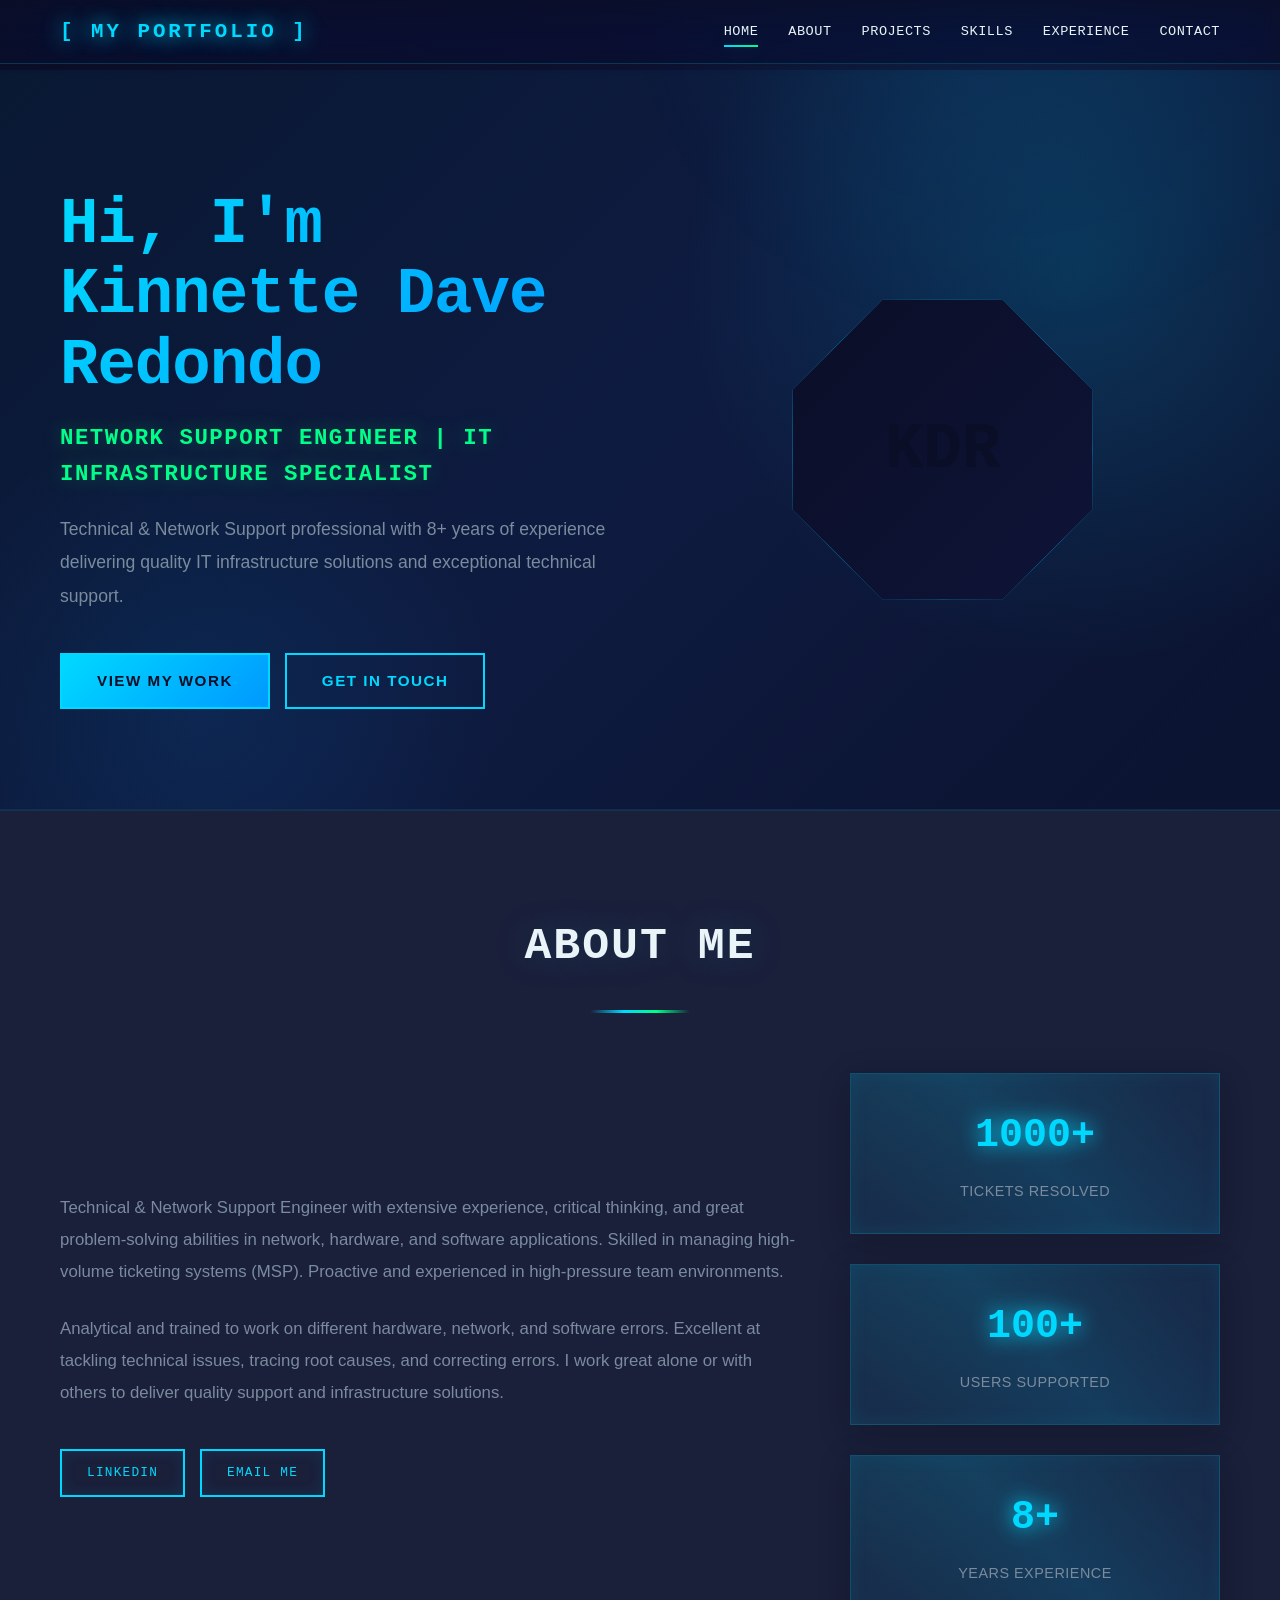
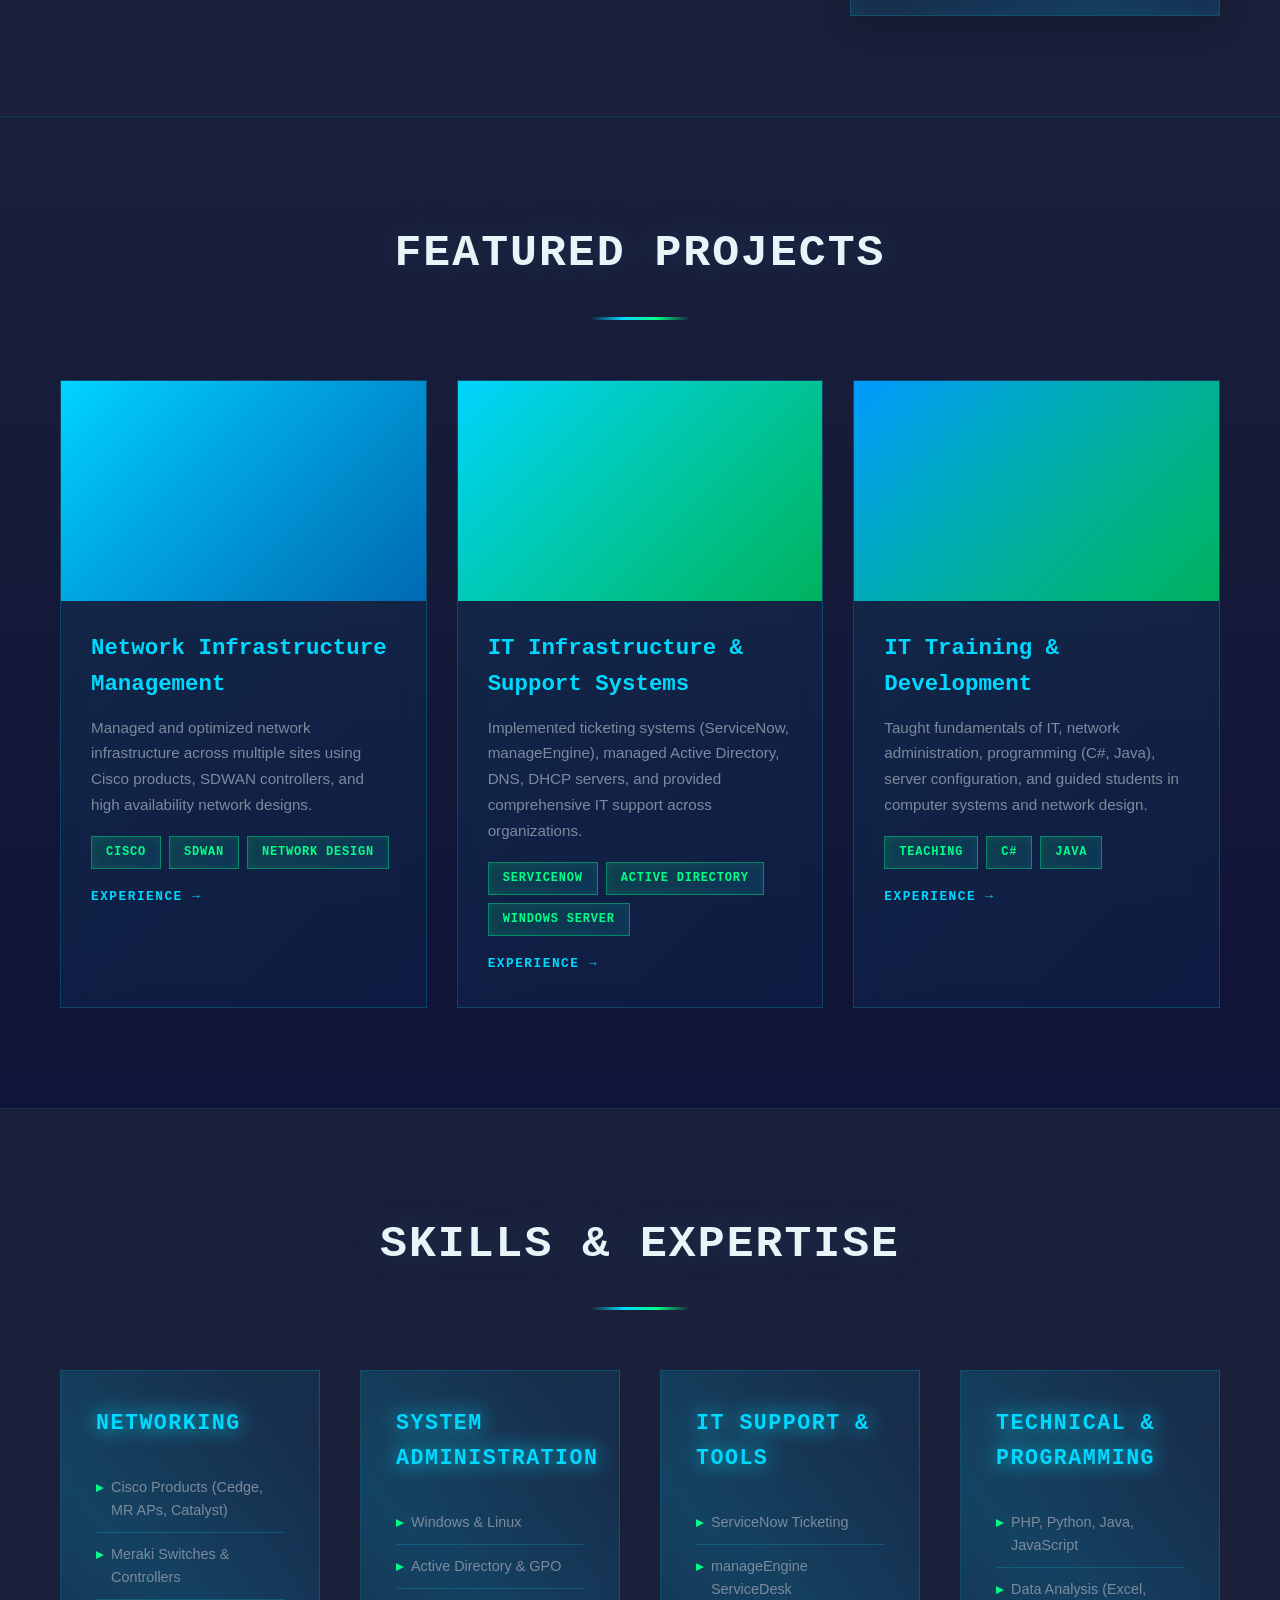
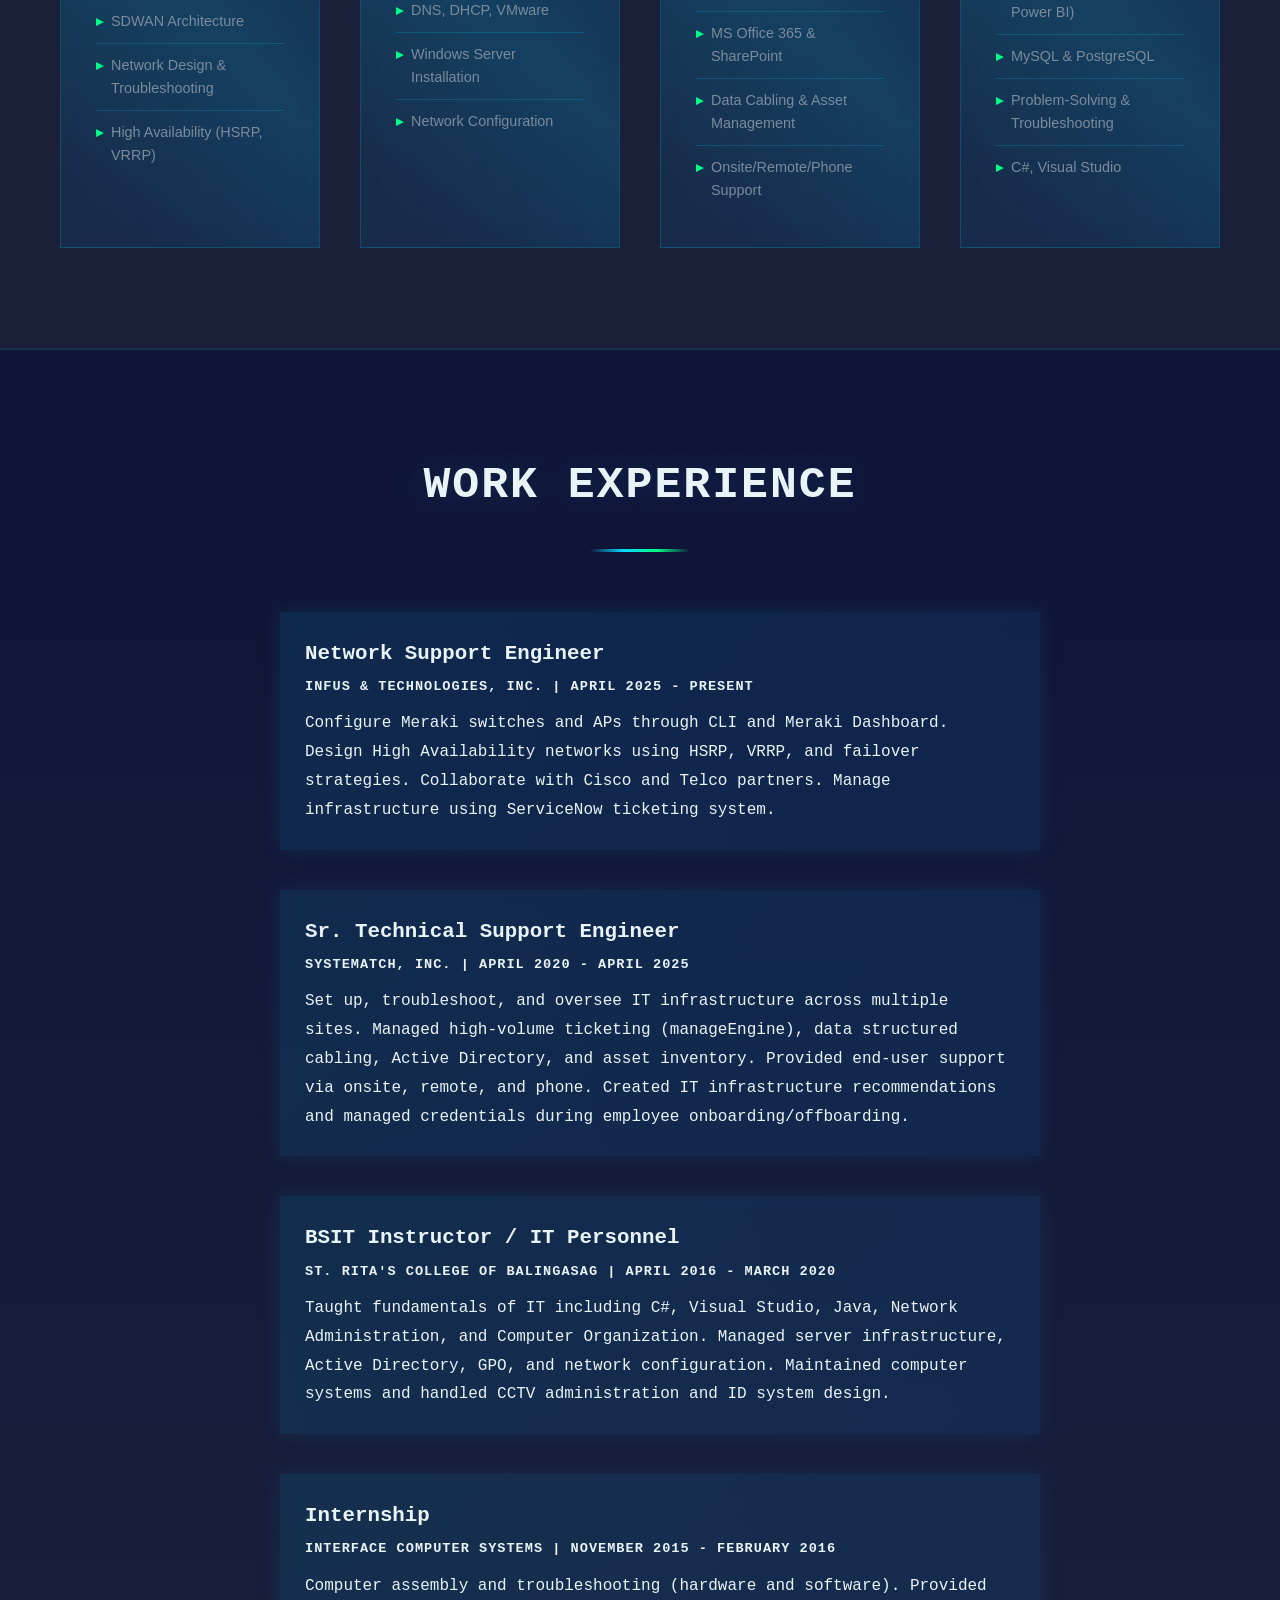
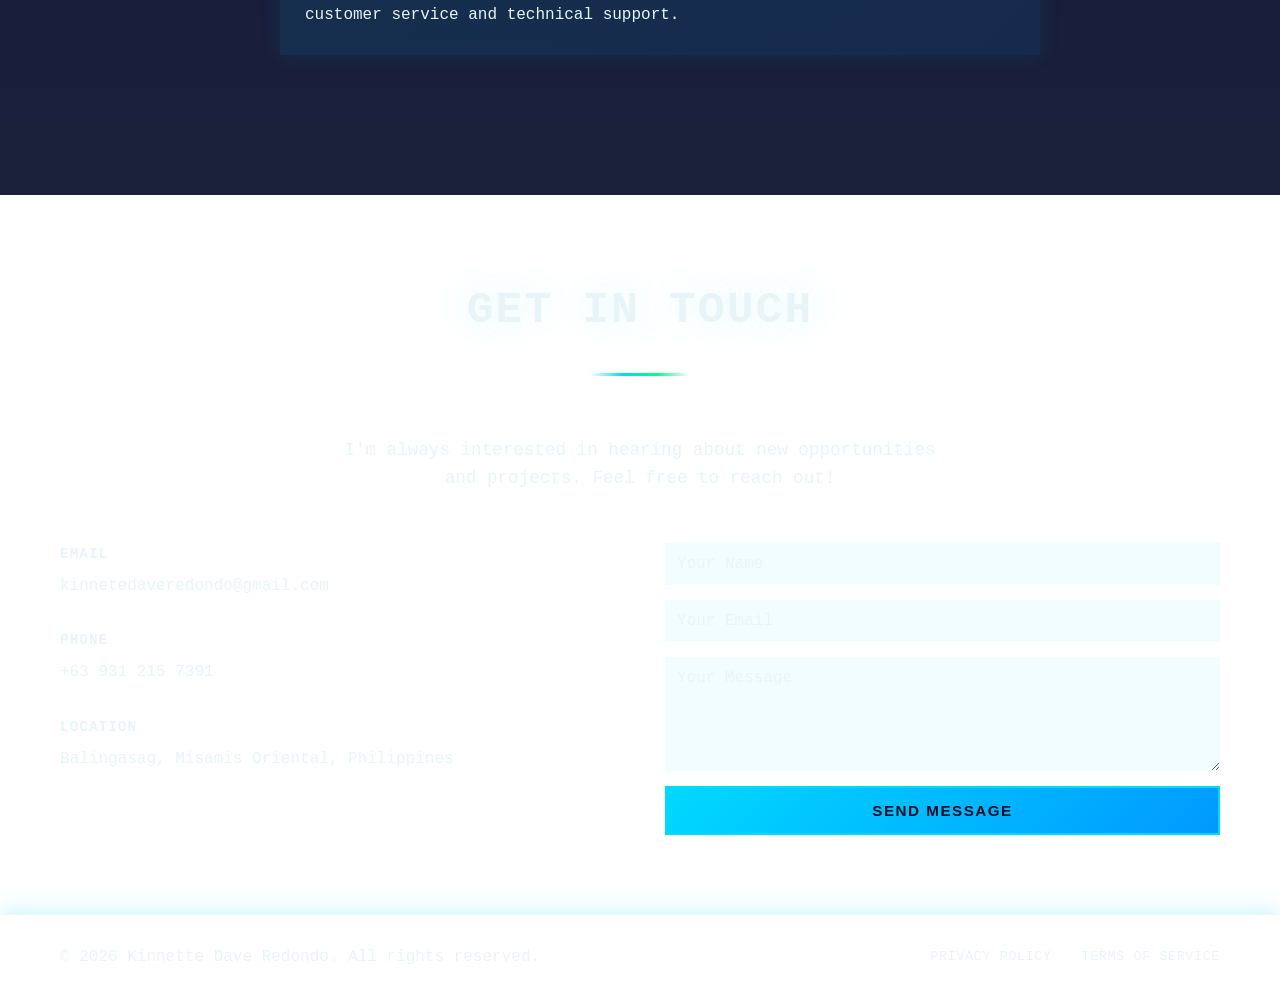
<file: index.html>
<!DOCTYPE html>
<html lang="en">
<head>
    <meta charset="UTF-8">
    <meta name="viewport" content="width=device-width, initial-scale=1.0">
    <title>My Portfolio</title>
    <link rel="stylesheet" href="style.css">
</head>
<body>
    <!-- Navigation -->
    <nav class="navbar">
        <div class="container">
            <div class="nav-brand">[ My Portfolio ]</div>
            <ul class="nav-menu">
                <li><a href="#home" class="nav-link active">Home</a></li>
                <li><a href="#about" class="nav-link">About</a></li>
                <li><a href="#projects" class="nav-link">Projects</a></li>
                <li><a href="#skills" class="nav-link">Skills</a></li>
                <li><a href="#experience" class="nav-link">Experience</a></li>
                <li><a href="#contact" class="nav-link">Contact</a></li>
            </ul>
            <div class="hamburger">
                <span></span>
                <span></span>
                <span></span>
            </div>
        </div>
    </nav>

    <!-- Hero Section -->
    <section id="home" class="hero">
        <div class="container hero-content">
            <div class="hero-text">
                <h1 class="hero-title">Hi, I'm Kinnette Dave Redondo</h1>
                <p class="hero-subtitle">Network Support Engineer | IT Infrastructure Specialist</p>
                <p class="hero-description">
                    Technical & Network Support professional with 8+ years of experience delivering quality IT infrastructure solutions and exceptional technical support.
                </p>
                <div class="hero-buttons">
                    <a href="#projects" class="btn btn-primary">View My Work</a>
                    <a href="#contact" class="btn btn-secondary">Get In Touch</a>
                </div>
            </div>
            <div class="hero-image">
                <div class="avatar-placeholder">
                    <div style="width: 300px; height: 300px; border-radius: 50%; background: linear-gradient(135deg, #00d4ff 0%, #0099ff 100%); display: flex; align-items: center; justify-content: center; color: #0a0e27; font-size: 4rem; font-weight: bold;">KDR</div>
                </div>
            </div>
        </div>
    </section>

    <!-- About Section -->
    <section id="about" class="about">
        <div class="container">
            <h2 class="section-title">About Me</h2>
            <div class="about-content">
                <div class="about-text">
                    <p>
                        Technical & Network Support Engineer with extensive experience, critical thinking, and great problem-solving abilities in network, hardware, and software applications. Skilled in managing high-volume ticketing systems (MSP). Proactive and experienced in high-pressure team environments.
                    </p>
                    <p>
                        Analytical and trained to work on different hardware, network, and software errors. Excellent at tackling technical issues, tracing root causes, and correcting errors. I work great alone or with others to deliver quality support and infrastructure solutions.
                    </p>
                    <div class="social-links">
                        <a href="#" class="social-link" title="LinkedIn">LinkedIn</a>
                        <a href="#" class="social-link" title="Email">Email Me</a>
                    </div>
                </div>
                <div class="about-stats">
                    <div class="stat">
                        <h3>1000+</h3>
                        <p>Tickets Resolved</p>
                    </div>
                    <div class="stat">
                        <h3>100+</h3>
                        <p>Users Supported</p>
                    </div>
                    <div class="stat">
                        <h3>8+</h3>
                        <p>Years Experience</p>
                    </div>
                </div>
            </div>
        </div>
    </section>

    <!-- Projects Section -->
    <section id="projects" class="projects">
        <div class="container">
            <h2 class="section-title">Featured Projects</h2>
            <div class="projects-grid">
                <div class="project-card">
                    <div class="project-image" style="background: linear-gradient(135deg, #00d4ff 0%, #0099ff 100%);"></div>
                    <div class="project-content">
                        <h3>Network Infrastructure Management</h3>
                        <p>Managed and optimized network infrastructure across multiple sites using Cisco products, SDWAN controllers, and high availability network designs.</p>
                        <div class="project-tags">
                            <span class="tag">Cisco</span>
                            <span class="tag">SDWAN</span>
                            <span class="tag">Network Design</span>
                        </div>
                        <a href="#" class="project-link">Experience →</a>
                    </div>
                </div>

                <div class="project-card">
                    <div class="project-image" style="background: linear-gradient(135deg, #00d4ff 0%, #00ff88 100%);"></div>
                    <div class="project-content">
                        <h3>IT Infrastructure & Support Systems</h3>
                        <p>Implemented ticketing systems (ServiceNow, manageEngine), managed Active Directory, DNS, DHCP servers, and provided comprehensive IT support across organizations.</p>
                        <div class="project-tags">
                            <span class="tag">ServiceNow</span>
                            <span class="tag">Active Directory</span>
                            <span class="tag">Windows Server</span>
                        </div>
                        <a href="#" class="project-link">Experience →</a>
                    </div>
                </div>

                <div class="project-card">
                    <div class="project-image" style="background: linear-gradient(135deg, #0099ff 0%, #00ff88 100%);"></div>
                    <div class="project-content">
                        <h3>IT Training & Development</h3>
                        <p>Taught fundamentals of IT, network administration, programming (C#, Java), server configuration, and guided students in computer systems and network design.</p>
                        <div class="project-tags">
                            <span class="tag">Teaching</span>
                            <span class="tag">C#</span>
                            <span class="tag">Java</span>
                        </div>
                        <a href="#" class="project-link">Experience →</a>
                    </div>
                </div>
            </div>
        </div>
    </section>

    <!-- Skills Section -->
    <section id="skills" class="skills">
        <div class="container">
            <h2 class="section-title">Skills & Expertise</h2>
            <div class="skills-grid">
                <div class="skill-category">
                    <h3>Networking</h3>
                    <ul>
                        <li>Cisco Products (Cedge, MR APs, Catalyst)</li>
                        <li>Meraki Switches & Controllers</li>
                        <li>SDWAN Architecture</li>
                        <li>Network Design & Troubleshooting</li>
                        <li>High Availability (HSRP, VRRP)</li>
                    </ul>
                </div>

                <div class="skill-category">
                    <h3>System Administration</h3>
                    <ul>
                        <li>Windows & Linux</li>
                        <li>Active Directory & GPO</li>
                        <li>DNS, DHCP, VMware</li>
                        <li>Windows Server Installation</li>
                        <li>Network Configuration</li>
                    </ul>
                </div>

                <div class="skill-category">
                    <h3>IT Support & Tools</h3>
                    <ul>
                        <li>ServiceNow Ticketing</li>
                        <li>manageEngine ServiceDesk</li>
                        <li>MS Office 365 & SharePoint</li>
                        <li>Data Cabling & Asset Management</li>
                        <li>Onsite/Remote/Phone Support</li>
                    </ul>
                </div>

                <div class="skill-category">
                    <h3>Technical & Programming</h3>
                    <ul>
                        <li>PHP, Python, Java, JavaScript</li>
                        <li>Data Analysis (Excel, Power BI)</li>
                        <li>MySQL & PostgreSQL</li>
                        <li>Problem-Solving & Troubleshooting</li>
                        <li>C#, Visual Studio</li>
                    </ul>
                </div>
            </div>
        </div>
    </section>

    <!-- Experience Section -->
    <section id="experience" class="experience">
        <div class="container">
            <h2 class="section-title">Work Experience</h2>
            <div class="experience-timeline">
                <div class="experience-item">
                    <div class="experience-marker"></div>
                    <div class="experience-content">
                        <h3>Network Support Engineer</h3>
                        <p class="company">Infus & Technologies, Inc. | April 2025 - Present</p>
                        <p>
                            Configure Meraki switches and APs through CLI and Meraki Dashboard. Design High Availability networks using HSRP, VRRP, and failover strategies. Collaborate with Cisco and Telco partners. Manage infrastructure using ServiceNow ticketing system.
                        </p>
                    </div>
                </div>

                <div class="experience-item">
                    <div class="experience-marker"></div>
                    <div class="experience-content">
                        <h3>Sr. Technical Support Engineer</h3>
                        <p class="company">Systematch, Inc. | April 2020 - April 2025</p>
                        <p>
                            Set up, troubleshoot, and oversee IT infrastructure across multiple sites. Managed high-volume ticketing (manageEngine), data structured cabling, Active Directory, and asset inventory. Provided end-user support via onsite, remote, and phone. Created IT infrastructure recommendations and managed credentials during employee onboarding/offboarding.
                        </p>
                    </div>
                </div>

                <div class="experience-item">
                    <div class="experience-marker"></div>
                    <div class="experience-content">
                        <h3>BSIT Instructor / IT Personnel</h3>
                        <p class="company">St. Rita's College of Balingasag | April 2016 - March 2020</p>
                        <p>
                            Taught fundamentals of IT including C#, Visual Studio, Java, Network Administration, and Computer Organization. Managed server infrastructure, Active Directory, GPO, and network configuration. Maintained computer systems and handled CCTV administration and ID system design.
                        </p>
                    </div>
                </div>

                <div class="experience-item">
                    <div class="experience-marker"></div>
                    <div class="experience-content">
                        <h3>Internship</h3>
                        <p class="company">Interface Computer Systems | November 2015 - February 2016</p>
                        <p>
                            Computer assembly and troubleshooting (hardware and software). Provided customer service and technical support.
                        </p>
                    </div>
                </div>
            </div>
        </div>
    </section>

    <!-- Contact Section -->
    <section id="contact" class="contact">
        <div class="container">
            <h2 class="section-title">Get In Touch</h2>
            <p class="contact-description">
                I'm always interested in hearing about new opportunities and projects. Feel free to reach out!
            </p>
            <div class="contact-content">
                <div class="contact-info">
                    <div class="contact-item">
                        <h4>Email</h4>
                        <p><a href="mailto:kinnetedaveredondo@gmail.com">kinnetedaveredondo@gmail.com</a></p>
                    </div>
                    <div class="contact-item">
                        <h4>Phone</h4>
                        <p><a href="tel:+639312157391">+63 931 215 7391</a></p>
                    </div>
                    <div class="contact-item">
                        <h4>Location</h4>
                        <p>Balingasag, Misamis Oriental, Philippines</p>
                    </div>
                </div>
                <form class="contact-form" id="contactForm">
                    <input type="text" placeholder="Your Name" required>
                    <input type="email" placeholder="Your Email" required>
                    <textarea placeholder="Your Message" rows="5" required></textarea>
                    <button type="submit" class="btn btn-primary">Send Message</button>
                </form>
            </div>
        </div>
    </section>

    <!-- Footer -->
    <footer class="footer">
        <div class="container">
            <p>&copy; 2026 Kinnette Dave Redondo. All rights reserved.</p>
            <div class="footer-links">
                <a href="#">Privacy Policy</a>
                <a href="#">Terms of Service</a>
            </div>
        </div>
    </footer>

    <script src="script.js"></script>
</body>
</html>
</file>
<file: style.css>
/* ============================================
   General Styles
   ============================================ */
* {
    margin: 0;
    padding: 0;
    box-sizing: border-box;
}

:root {
    --primary-glow: #00d9ff;
    --secondary-glow: #0099ff;
    --accent-glow: #00ff88;
    --danger-glow: #ff006e;
    --bg-darkest: #0a0e27;
    --bg-dark: #0f1438;
    --bg-darker: #1a1f3a;
    --glass-light: rgba(255, 255, 255, 0.05);
    --glass-medium: rgba(0, 212, 255, 0.1);
    --text-bright: #e8f4f8;
    --text-dim: #7a8b9e;
    --border-glow: rgba(0, 212, 255, 0.3);
    --transition: all 0.35s cubic-bezier(0.4, 0.0, 0.2, 1);
    --glow-sm: 0 0 20px rgba(0, 212, 255, 0.3), 0 0 40px rgba(0, 212, 255, 0.1);
    --glow-md: 0 0 30px rgba(0, 212, 255, 0.4), 0 0 60px rgba(0, 212, 255, 0.2);
    --glow-lg: 0 0 50px rgba(0, 212, 255, 0.5), 0 0 100px rgba(0, 212, 255, 0.25);
}

html {
    scroll-behavior: smooth;
}

body {
    font-family: 'Inter', 'Courier New', sans-serif;
    color: var(--text-bright);
    background: linear-gradient(135deg, var(--bg-darkest) 0%, var(--bg-dark) 50%, var(--bg-darkest) 100%);
    background-attachment: fixed;
    line-height: 1.6;
    position: relative;
    overflow-x: hidden;
}

body::before {
    content: '';
    position: fixed;
    top: 0;
    left: 0;
    width: 100%;
    height: 100%;
     background-size: 60px 60px;
    pointer-events: none;
    z-index: 1;
}

body::after {
    content: '';
    position: fixed;
    top: -50%;
    right: -10%;
    width: 800px;
    height: 800px;
    background: radial-gradient(circle, rgba(0, 212, 255, 0.08) 0%, transparent 70%);
    border-radius: 50%;
    animation: drift 20s ease-in-out infinite;
    pointer-events: none;
    z-index: 0;
}

@keyframes drift {
    0%, 100% { transform: translateY(0px) translateX(0px); }
    50% { transform: translateY(-40px) translateX(-30px); }
}

.container {
    max-width: 1200px;
    margin: 0 auto;
    padding: 0 20px;
    position: relative;
    z-index: 2;
}

/* ============================================
   Glassmorphism Utilities
   ============================================ */
.glass {
    background: linear-gradient(135deg, var(--glass-light) 0%, var(--glass-medium) 100%);
    backdrop-filter: blur(10px) saturate(180%);
    -webkit-backdrop-filter: blur(10px) saturate(180%);
    border: 1px solid var(--border-glow);
}

/* ============================================
   Navigation
   ============================================ */
.navbar {
    position: fixed;
    top: 0;
    width: 100%;
    background: linear-gradient(180deg, rgba(10, 14, 39, 0.8) 0%, rgba(10, 14, 39, 0.6) 100%);
    backdrop-filter: blur(20px) saturate(180%);
    -webkit-backdrop-filter: blur(20px) saturate(180%);
    border-bottom: 1px solid rgba(0, 212, 255, 0.2);
    box-shadow: 0 8px 32px rgba(0, 212, 255, 0.15);
    z-index: 1000;
}

.navbar .container {
    display: flex;
    justify-content: space-between;
    align-items: center;
    padding: 15px 20px;
}

.nav-brand {
    font-size: 1.3rem;
    font-weight: 700;
    color: var(--primary-glow);
    text-shadow: 0 0 20px var(--primary-glow), 0 0 40px rgba(0, 212, 255, 0.3);
    letter-spacing: 3px;
    font-family: 'Courier New', monospace;
    text-transform: uppercase;
}

.nav-menu {
    display: flex;
    list-style: none;
    gap: 30px;
}

.nav-link {
    text-decoration: none;
    color: var(--text-bright);
    font-weight: 500;
    transition: var(--transition);
    position: relative;
    font-size: 0.85rem;
    letter-spacing: 0.5px;
    text-transform: uppercase;
}

.nav-link::after {
    content: '';
    position: absolute;
    bottom: -8px;
    left: 0;
    width: 0;
    height: 2px;
    background: linear-gradient(90deg, var(--primary-glow), var(--accent-glow));
    box-shadow: var(--glow-sm);
    transition: var(--transition);
}

.nav-link:hover {
    color: var(--primary-glow);
    text-shadow: 0 0 15px var(--primary-glow);
}

.nav-link:hover::after,
.nav-link.active::after {
    width: 100%;
}

.hamburger {
    display: none;
    flex-direction: column;
    cursor: pointer;
}

.hamburger span {
    width: 25px;
    height: 3px;
    background: var(--text-dark);
    margin: 5px 0;
    transition: var(--transition);
}

/* ============================================
   Hero Section
   ============================================ */
.hero {
    margin-top: 70px;
    padding: 120px 0 100px;
    background: linear-gradient(135deg, rgba(0, 212, 255, 0.05) 0%, rgba(0, 153, 255, 0.03) 100%);
    border-bottom: 1px solid rgba(0, 212, 255, 0.1);
  /*  box-shadow: inset 0 1px 0 rgba(0, 212, 255, 0.1), 0 20px 60px rgba(0, 0, 0, 0.3); */
    min-height: 700px;
    display: flex;
    align-items: center;
    position: relative;
    overflow: hidden;
}

.hero::before {
    content: '';
    position: absolute;
    top: -200px;
    right: -200px;
    width: 800px;
    height: 800px;
    background: radial-gradient(circle, rgba(0, 212, 255, 0.15) 0%, transparent 70%);
    border-radius: 50%;
    animation: float 8s ease-in-out infinite;
}

.hero::after {
    content: '';
    position: absolute;
    bottom: -200px;
    left: -100px;
    width: 600px;
    height: 600px;
    background: radial-gradient(circle, rgba(0, 153, 255, 0.1) 0%, transparent 70%);
    border-radius: 50%;
    animation: float 10s ease-in-out infinite reverse;
}

@keyframes float {
    0%, 100% { transform: translateY(0px) translateX(0px); }
    50% { transform: translateY(-30px) translateX(-30px); }
}

.hero-content {
    display: grid;
    grid-template-columns: 1fr 1fr;
    gap: 50px;
    align-items: center;
}

.hero-text {
    animation: fadeInLeft 0.8s ease;
}

.hero-title {
    font-size: 4rem;
    font-weight: 900;
    margin-bottom: 20px;
    color: var(--text-bright);
    line-height: 1.1;
 /*   text-shadow: 0 0 40px rgba(0, 212, 255, 0.4), 0 0 80px rgba(0, 212, 255, 0.2); */
    font-family: 'Inter', 'Courier New', monospace;
    letter-spacing: -1px;
    background: linear-gradient(135deg, var(--primary-glow) 0%, var(--secondary-glow) 100%);
    -webkit-background-clip: text;
    -webkit-text-fill-color: transparent;
    background-clip: text;
}

.hero-subtitle {
    font-size: 1.4rem;
    color: var(--accent-glow);
    margin-bottom: 20px;
    font-weight: 600;
    letter-spacing: 1.5px;
    text-transform: uppercase;
    text-shadow: 0 0 20px rgba(0, 255, 136, 0.3);
}

.hero-description {
    font-size: 1.1rem;
    color: var(--text-dim);
    margin-bottom: 40px;
    line-height: 1.9;
    font-family: 'Inter', sans-serif;
    max-width: 600px;
}

.hero-buttons {
    display: flex;
    gap: 15px;
    flex-wrap: wrap;
}

.btn {
    padding: 14px 35px;
    border: 2px solid transparent;
    border-radius: 0px;
    font-size: 0.95rem;
    font-weight: 700;
    cursor: pointer;
    text-decoration: none;
    display: inline-block;
    transition: var(--transition);
    text-transform: uppercase;
    letter-spacing: 1.5px;
    font-family: 'Inter', sans-serif;
    position: relative;
    overflow: hidden;
}

.btn::before {
    content: '';
    position: absolute;
    top: 0;
    left: -100%;
    width: 100%;
    height: 100%;
    background: linear-gradient(90deg, transparent, rgba(255, 255, 255, 0.2), transparent);
    transition: left 0.5s;
}

.btn:hover::before {
    left: 100%;
}

.btn-primary {
    background: linear-gradient(135deg, var(--primary-glow) 0%, var(--secondary-glow) 100%);
    color: var(--bg-darkest);
    border: 2px solid var(--primary-glow);
    /* box-shadow: var(--glow-md), inset 0 0 20px rgba(255, 255, 255, 0.1); */
}

.btn-primary:hover {
    transform: translateY(-3px);
    /* box-shadow: var(--glow-lg), inset 0 0 30px rgba(255, 255, 255, 0.2); */
}

.btn-secondary {
    background: transparent;
    color: var(--primary-glow);
    border: 2px solid var(--primary-glow);
    /* box-shadow: inset 0 0 20px rgba(0, 212, 255, 0.1); */
}

.btn-secondary:hover {
    background: linear-gradient(135deg, rgba(0, 212, 255, 0.2) 0%, rgba(0, 153, 255, 0.1) 100%);
    /* box-shadow: var(--glow-md), inset 0 0 30px rgba(0, 212, 255, 0.2); */
    transform: translateY(-3px);
}

.avatar-placeholder {
    text-align: center;
    animation: fadeInRight 0.8s ease;
    position: relative;
    z-index: 3;
}

.avatar-placeholder div {
    width: 320px;
    height: 320px;
    margin: 0 auto;
    position: relative;
    display: flex;
    align-items: center;
    justify-content: center;
    background: conic-gradient(from 0deg, var(--primary-glow), var(--secondary-glow), var(--accent-glow), var(--primary-glow));
    padding: 3px;
    clip-path: polygon(30% 0%, 70% 0%, 100% 30%, 100% 70%, 70% 100%, 30% 100%, 0% 70%, 0% 30%);
}

.avatar-placeholder div::before {
    content: '';
    position: absolute;
    inset: 0;
    background: linear-gradient(135deg, var(--bg-darkest) 0%, var(--bg-dark) 100%);
    clip-path: polygon(30% 0%, 70% 0%, 100% 30%, 100% 70%, 70% 100%, 30% 100%, 0% 70%, 0% 30%);
    z-index: -1;
}

.avatar-placeholder div {
    box-shadow: 
        0 0 30px var(--primary-glow),
        0 0 60px rgba(0, 212, 255, 0.3),
        inset 0 0 30px rgba(0, 212, 255, 0.15);
    animation: hexPulse 3s ease-in-out infinite;
}

@keyframes hexPulse {
    0%, 100% {
        box-shadow: 
            0 0 30px var(--primary-glow),
            0 0 60px rgba(0, 212, 255, 0.3),
            inset 0 0 30px rgba(0, 212, 255, 0.15);
    }
    50% {
        box-shadow: 
            0 0 40px var(--primary-glow),
            0 0 80px rgba(0, 212, 255, 0.5),
            inset 0 0 40px rgba(0, 212, 255, 0.25);
    }
}

.avatar-placeholder img {
    width: 100%;
    height: 100%;
    object-fit: cover;
}

/* ============================================
   About Section
   ============================================ */
.about {
    padding: 100px 0;
    background: var(--bg-darker);
    border-top: 1px solid rgba(0, 212, 255, 0.1);
    border-bottom: 1px solid rgba(0, 212, 255, 0.1);
}

.section-title {
    font-size: 2.8rem;
    text-align: center;
    margin-bottom: 60px;
    position: relative;
    padding-bottom: 30px;
    color: var(--text-bright);
    text-shadow: 0 0 40px rgba(0, 212, 255, 0.2);
    font-family: 'Inter', monospace;
    letter-spacing: 2px;
    text-transform: uppercase;
    font-weight: 800;
}

.section-title::after {
    content: '';
    position: absolute;
    bottom: 0;
    left: 50%;
    transform: translateX(-50%);
    width: 100px;
    height: 3px;
    background: linear-gradient(90deg, transparent, var(--primary-glow), var(--accent-glow), transparent);
    /* box-shadow: 0 0 20px var(--primary-glow); */
}

.about-content {
    display: grid;
    grid-template-columns: 2fr 1fr;
    gap: 50px;
    align-items: center;
}

.about-text p {
    font-size: 1.05rem;
    color: var(--text-dim);
    margin-bottom: 25px;
    line-height: 1.9;
    font-family: 'Inter', sans-serif;
}

.social-links {
    display: flex;
    gap: 15px;
    margin-top: 40px;
}

.social-link {
    padding: 12px 25px;
    border: 2px solid var(--primary-glow);
    color: var(--primary-glow);
    text-decoration: none;
    border-radius: 0px;
    transition: var(--transition);
    text-transform: uppercase;
    font-size: 0.8rem;
    letter-spacing: 1.2px;
    box-shadow: inset 0 0 15px rgba(0, 212, 255, 0.1);
    position: relative;
    overflow: hidden;
}

.social-link::before {
    content: '';
    position: absolute;
    top: 0;
    left: -100%;
    width: 100%;
    height: 100%;
    background: linear-gradient(90deg, transparent, rgba(0, 212, 255, 0.3), transparent);
    transition: left 0.6s;
}

.social-link:hover::before {
    left: 100%;
}

.social-link:hover {
    background: linear-gradient(135deg, rgba(0, 212, 255, 0.15) 0%, rgba(0, 153, 255, 0.1) 100%);
    box-shadow: var(--glow-sm), inset 0 0 20px rgba(0, 212, 255, 0.2);
    transform: translateY(-2px);
}

.about-stats {
    display: flex;
    flex-direction: column;
    gap: 30px;
}

.stat {
    text-align: center;
    padding: 30px;
    background: linear-gradient(135deg, rgba(0, 212, 255, 0.1) 0%, rgba(0, 153, 255, 0.08) 100%);
    border: 1px solid rgba(0, 212, 255, 0.2);
    border-radius: 0px;
    transition: var(--transition);
    box-shadow: inset 0 0 20px rgba(0, 212, 255, 0.08), 0 8px 32px rgba(0, 0, 0, 0.2);
    backdrop-filter: blur(8px);
    -webkit-backdrop-filter: blur(8px);
    position: relative;
    overflow: hidden;
}

.stat::before {
    content: '';
    position: absolute;
    top: -50%;
    right: -50%;
    width: 200%;
    height: 200%;
    background: linear-gradient(45deg, transparent 30%, rgba(0, 212, 255, 0.1) 50%, transparent 70%);
    animation: shimmer 3s infinite;
}

@keyframes shimmer {
    0% { transform: translateX(-100%) translateY(-100%); }
    100% { transform: translateX(100%) translateY(100%); }
}

.stat:hover {
    background: linear-gradient(135deg, rgba(0, 212, 255, 0.2) 0%, rgba(0, 153, 255, 0.15) 100%);
    transform: translateY(-8px);
    box-shadow: var(--glow-md), inset 0 0 30px rgba(0, 212, 255, 0.15);
}

.stat h3 {
    font-size: 2.5rem;
    color: var(--primary-glow);
    margin-bottom: 12px;
    text-shadow: 0 0 20px var(--primary-glow);
    font-family: 'Inter', monospace;
    font-weight: 800;
    position: relative;
    z-index: 2;
}

.stat p {
    color: var(--text-dim);
    font-size: 0.9rem;
    font-family: 'Inter', sans-serif;
    text-transform: uppercase;
    letter-spacing: 0.5px;
    position: relative;
    z-index: 2;
}

/* ============================================
   Projects Section
   ============================================ */
.projects {
    padding: 100px 0;
    background: linear-gradient(180deg, var(--bg-darker) 0%, var(--bg-dark) 100%);
    border-top: 1px solid rgba(0, 212, 255, 0.1);
}

.projects-grid {
    display: grid;
    grid-template-columns: repeat(auto-fit, minmax(300px, 1fr));
    gap: 30px;
}

.project-card {
    background: linear-gradient(135deg, rgba(0, 212, 255, 0.08) 0%, rgba(0, 153, 255, 0.05) 100%);
    border-radius: 0px;
    overflow: hidden;
    border: 1px solid rgba(0, 212, 255, 0.2);
    /* box-shadow: 0 8px 32px rgba(0, 0, 0, 0.2), inset 0 0 20px rgba(0, 212, 255, 0.08); */
    transition: var(--transition);
    position: relative;
    backdrop-filter: blur(10px);
    -webkit-backdrop-filter: blur(10px);
}

.project-card::before {
    content: '';
    position: absolute;
    top: 0;
    left: -100%;
    width: 100%;
    height: 100%;
    background: linear-gradient(90deg, transparent, rgba(0, 212, 255, 0.25), transparent);
    transition: left 0.6s ease;
    z-index: 2;
}

.project-card:hover {
    transform: translateY(-12px) translateX(-2px);
    box-shadow: inset 0 0 0px rgba(0, 212, 255, 0.15);
    border-color: rgba(0, 212, 255, 0.4);
}

.project-card:hover::before {
    left: 100%;
}

.project-image {
    width: 100%;
    height: 220px;
    background: linear-gradient(135deg, rgba(0, 212, 255, 0.1) 0%, rgba(0, 153, 255, 0.05) 100%);
    position: relative;
    overflow: hidden;
}

.project-image::after {
    content: '';
    position: absolute;
    top: 0;
    left: 0;
    right: 0;
    bottom: 0;
    background: linear-gradient(135deg, transparent 0%, rgba(0, 0, 0, 0.3) 100%);
}

.project-content {
    padding: 30px;
    position: relative;
    z-index: 3;
}

.project-content h3 {
    font-size: 1.4rem;
    margin-bottom: 12px;
    color: var(--primary-glow);
    font-family: 'Inter', monospace;
    font-weight: 700;
}

.project-content p {
    color: var(--text-dim);
    margin-bottom: 18px;
    font-size: 0.95rem;
    font-family: 'Inter', sans-serif;
    line-height: 1.7;
}

.project-tags {
    display: flex;
    flex-wrap: wrap;
    gap: 8px;
    margin-bottom: 15px;
}

.tag {
    display: inline-block;
    padding: 6px 14px;
    background: linear-gradient(135deg, rgba(0, 255, 136, 0.15) 0%, rgba(0, 212, 255, 0.1) 100%);
    color: var(--accent-glow);
    border: 1px solid rgba(0, 255, 136, 0.4);
    border-radius: 0px;
    font-size: 0.75rem;
    font-weight: 600;
    text-transform: uppercase;
    letter-spacing: 0.8px;
    box-shadow: inset 0 0 10px rgba(0, 255, 136, 0.1);
    transition: var(--transition);
    font-family: 'Inter', monospace;
}

.tag:hover {
    background: linear-gradient(135deg, rgba(0, 255, 136, 0.25) 0%, rgba(0, 212, 255, 0.15) 100%);
  /*  box-shadow: 0 0 15px rgba(0, 255, 136, 0.3), inset 0 0 15px rgba(0, 255, 136, 0.15); */
}

.project-link {
    color: var(--primary-glow);
    text-decoration: none;
    font-weight: 700;
    transition: var(--transition);
    text-transform: uppercase;
    font-size: 0.8rem;
    letter-spacing: 1.5px;
    display: inline-block;
    position: relative;
    font-family: 'Inter', monospace;
}

.project-link::after {
    content: '';
    position: absolute;
    bottom: -2px;
    left: 0;
    width: 0;
    height: 2px;
    background: linear-gradient(90deg, var(--primary-glow), var(--accent-glow));
    transition: width 0.4s ease;
}

.project-link:hover {
    color: var(--accent-glow);
    text-shadow: 0 0 15px rgba(0, 255, 136, 0.5);
}

.project-link:hover::after {
    width: 100%;
}

/* ============================================
   Skills Section
   ============================================ */
.skills {
    padding: 100px 0;
    background: var(--bg-darker);
    border-top: 1px solid rgba(0, 212, 255, 0.1);
    border-bottom: 1px solid rgba(0, 212, 255, 0.1);
}

.skills-grid {
    display: grid;
    grid-template-columns: repeat(auto-fit, minmax(250px, 1fr));
    gap: 40px;
}

.skill-category {
    padding: 35px;
    background: linear-gradient(135deg, rgba(0, 212, 255, 0.1) 0%, rgba(0, 153, 255, 0.08) 100%);
    border: 1px solid rgba(0, 212, 255, 0.2);
    border-radius: 0px;
    transition: var(--transition);
 /*   box-shadow: 0 8px 32px rgba(0, 0, 0, 0.2), inset 0 0 20px rgba(0, 212, 255, 0.08); */
    backdrop-filter: blur(10px);
    -webkit-backdrop-filter: blur(10px);
    position: relative;
    overflow: hidden;
}

.skill-category::before {
    content: '';
    position: absolute;
    top: -50%;
    right: -50%;
    width: 200%;
    height: 200%;
    background: linear-gradient(45deg, transparent 30%, rgba(0, 212, 255, 0.12) 50%, transparent 70%);
    animation: scan 4s infinite;
    z-index: 1;
}

@keyframes scan {
    0% { transform: translateX(-100%) translateY(-100%); }
    100% { transform: translateX(100%) translateY(100%); }
}

.skill-category:hover {
    background: linear-gradient(135deg, rgba(0, 212, 255, 0.18) 0%, rgba(0, 153, 255, 0.12) 100%);
    transform: translateY(-8px);
    box-shadow: var(--glow-md), inset 0 0 30px rgba(0, 212, 255, 0.15);
    border-color: rgba(0, 212, 255, 0.35);
}

.skill-category h3 {
    color: var(--primary-glow);
    margin-bottom: 25px;
    font-size: 1.35rem;
    text-shadow: 0 0 20px var(--primary-glow);
    font-family: 'Inter', monospace;
    text-transform: uppercase;
    letter-spacing: 1.5px;
    position: relative;
    z-index: 2;
    font-weight: 700;
}

.skill-category ul {
    list-style: none;
    position: relative;
    z-index: 2;
}

.skill-category li {
    padding: 10px 0;
    color: var(--text-dim);
    border-bottom: 1px solid rgba(0, 212, 255, 0.2);
    font-family: 'Inter', sans-serif;
    font-size: 0.9rem;
    transition: var(--transition);
    position: relative;
    padding-left: 15px;
}

.skill-category li::before {
    content: '▸';
    position: absolute;
    left: 0;
    color: var(--accent-glow);
    font-weight: bold;
}

.skill-category li:hover {
    color: var(--accent-glow);
    padding-left: 20px;
    text-shadow: 0 0 10px rgba(0, 255, 136, 0.3);
}

.skill-category li:last-child {
    border-bottom: none;
}

/* ============================================
   Experience Section
   ============================================ */
.experience {
    padding: 100px 0;
    background: linear-gradient(180deg, var(--bg-dark) 0%, var(--bg-darker) 100%);
    border-top: 1px solid rgba(0, 212, 255, 0.1);
}

.experience-timeline {
    max-width: 800px;
    margin: 0 auto;
}

.experience-item {
    display: flex;
    gap: 30px;
    margin-bottom: 40px;
    position: relative;
    padding-left: 40px;
}

.experience-item:not(:last-child)::before {
    content: '';
    position: absolute;
    left: 5px;
    top: 60px;
    width: 2px;
    height: 100%;
    background: linear-gradient(180deg, var(--primary-color), transparent);
    box-shadow: 0 0 10px var(--primary-color);
}

.experience-marker {
    position: absolute;
    left: -15px;
    top: 0;
    width: 30px;
    height: 30px;
    background: var(--primary-color);
    border-radius: 50%;
    border: 4px solid var(--tech-dark);
    box-shadow: 0 0 15px var(--primary-color);
}

.experience-content {
    background: linear-gradient(135deg, rgba(0, 212, 255, 0.1) 0%, rgba(0, 153, 255, 0.1) 100%);
    padding: 25px;
    border-radius: 0px;
    border: 2px solid var(--border-color);
    box-shadow: 0 0 20px rgba(0, 212, 255, 0.1);
}

.experience-content h3 {
    font-size: 1.3rem;
    margin-bottom: 5px;
    color: var(--primary-color);
    font-family: 'Courier New', monospace;
}

.experience-content .company {
    color: var(--accent-color);
    font-weight: 600;
    margin-bottom: 10px;
    display: block;
    text-transform: uppercase;
    font-size: 0.85rem;
    letter-spacing: 1px;
    font-family: 'Courier New', monospace;
}

.experience-content p {
    color: var(--text-light);
    line-height: 1.8;
    font-family: 'Courier New', monospace;
}

/* ============================================
   Contact Section
   ============================================ */
.contact {
    padding: 80px 0;
    background: var(--bg-white);
    border-top: 2px solid var(--border-color);
}

.contact-description {
    text-align: center;
    font-size: 1.1rem;
    color: var(--text-light);
    margin-bottom: 50px;
    max-width: 600px;
    margin-left: auto;
    margin-right: auto;
}

.contact-content {
    display: grid;
    grid-template-columns: 1fr 1fr;
    gap: 50px;
}

.contact-info {
    display: flex;
    flex-direction: column;
    gap: 30px;
}

.contact-item h4 {
    color: var(--primary-color);
    margin-bottom: 8px;
    text-transform: uppercase;
    font-size: 0.9rem;
    letter-spacing: 1px;
    font-family: 'Courier New', monospace;
}

.contact-item a {
    color: var(--text-light);
    text-decoration: none;
    transition: var(--transition);
    font-family: 'Courier New', monospace;
}

.contact-item a:hover {
    color: var(--accent-color);
    text-shadow: 0 0 10px rgba(0, 255, 136, 0.5);
}

.contact-form {
    display: flex;
    flex-direction: column;
    gap: 15px;
}

.contact-form input,
.contact-form textarea {
    padding: 12px;
    border: 2px solid var(--border-color);
    border-radius: 0px;
    font-family: 'Courier New', monospace;
    font-size: 1rem;
    transition: var(--transition);
    background: rgba(0, 212, 255, 0.05);
    color: var(--text-dark);
}

.contact-form input::placeholder,
.contact-form textarea::placeholder {
    color: var(--text-light);
}

.contact-form input:focus,
.contact-form textarea:focus {
    outline: none;
    border-color: var(--accent-color);
    box-shadow: 0 0 20px rgba(0, 212, 255, 0.3), inset 0 0 10px rgba(0, 212, 255, 0.1);
    background: rgba(0, 212, 255, 0.1);
}

/* ============================================
   Footer
   ============================================ */
.footer {
    background: linear-gradient(180deg, var(--tech-dark) 0%, var(--tech-darker) 100%);
    color: var(--text-dark);
    padding: 30px 0;
    text-align: center;
    border-top: 2px solid var(--border-color);
    box-shadow: 0 -5px 20px rgba(0, 212, 255, 0.2);
}

.footer .container {
    display: flex;
    justify-content: space-between;
    align-items: center;
    flex-wrap: wrap;
    gap: 20px;
}

.footer-links {
    display: flex;
    gap: 30px;
}

.footer-links a {
    color: var(--text-dark);
    text-decoration: none;
    transition: var(--transition);
    text-transform: uppercase;
    font-size: 0.85rem;
    letter-spacing: 0.5px;
    font-family: 'Courier New', monospace;
}

.footer-links a:hover {
    color: var(--accent-color);
    text-shadow: 0 0 10px rgba(0, 255, 136, 0.5);
}

/* ============================================
   Animations
   ============================================ */
@keyframes fadeInLeft {
    from {
        opacity: 0;
        transform: translateX(-30px);
    }
    to {
        opacity: 1;
        transform: translateX(0);
    }
}

@keyframes fadeInRight {
    from {
        opacity: 0;
        transform: translateX(30px);
    }
    to {
        opacity: 1;
        transform: translateX(0);
    }
}

/* ============================================
   Responsive Design
   ============================================ */
@media (max-width: 768px) {
    .nav-menu {
        display: none;
    }

    .hamburger {
        display: flex;
    }

    .hero-content {
        grid-template-columns: 1fr;
        text-align: center;
    }

    .hero-title {
        font-size: 2rem;
    }

    .hero-subtitle {
        font-size: 1.2rem;
    }

    .hero-buttons {
        justify-content: center;
    }

    .about-content {
        grid-template-columns: 1fr;
    }

    .contact-content {
        grid-template-columns: 1fr;
    }

    .footer .container {
        flex-direction: column;
    }

    .nav-link {
        font-size: 0.9rem;
    }

    .section-title {
        font-size: 2rem;
    }

    .skills-grid {
        grid-template-columns: 1fr;
    }
}

@media (max-width: 480px) {
    .hero-title {
        font-size: 1.5rem;
    }

    .hero-subtitle {
        font-size: 1rem;
    }

    .hero-buttons {
        flex-direction: column;
    }

    .btn {
        width: 100%;
        text-align: center;
    }

    .projects-grid {
        grid-template-columns: 1fr;
    }

    .experience-item {
        padding-left: 20px;
    }

    .experience-marker {
        left: -22px;
        width: 20px;
        height: 20px;
        border-width: 3px;
    }
}
</file>
